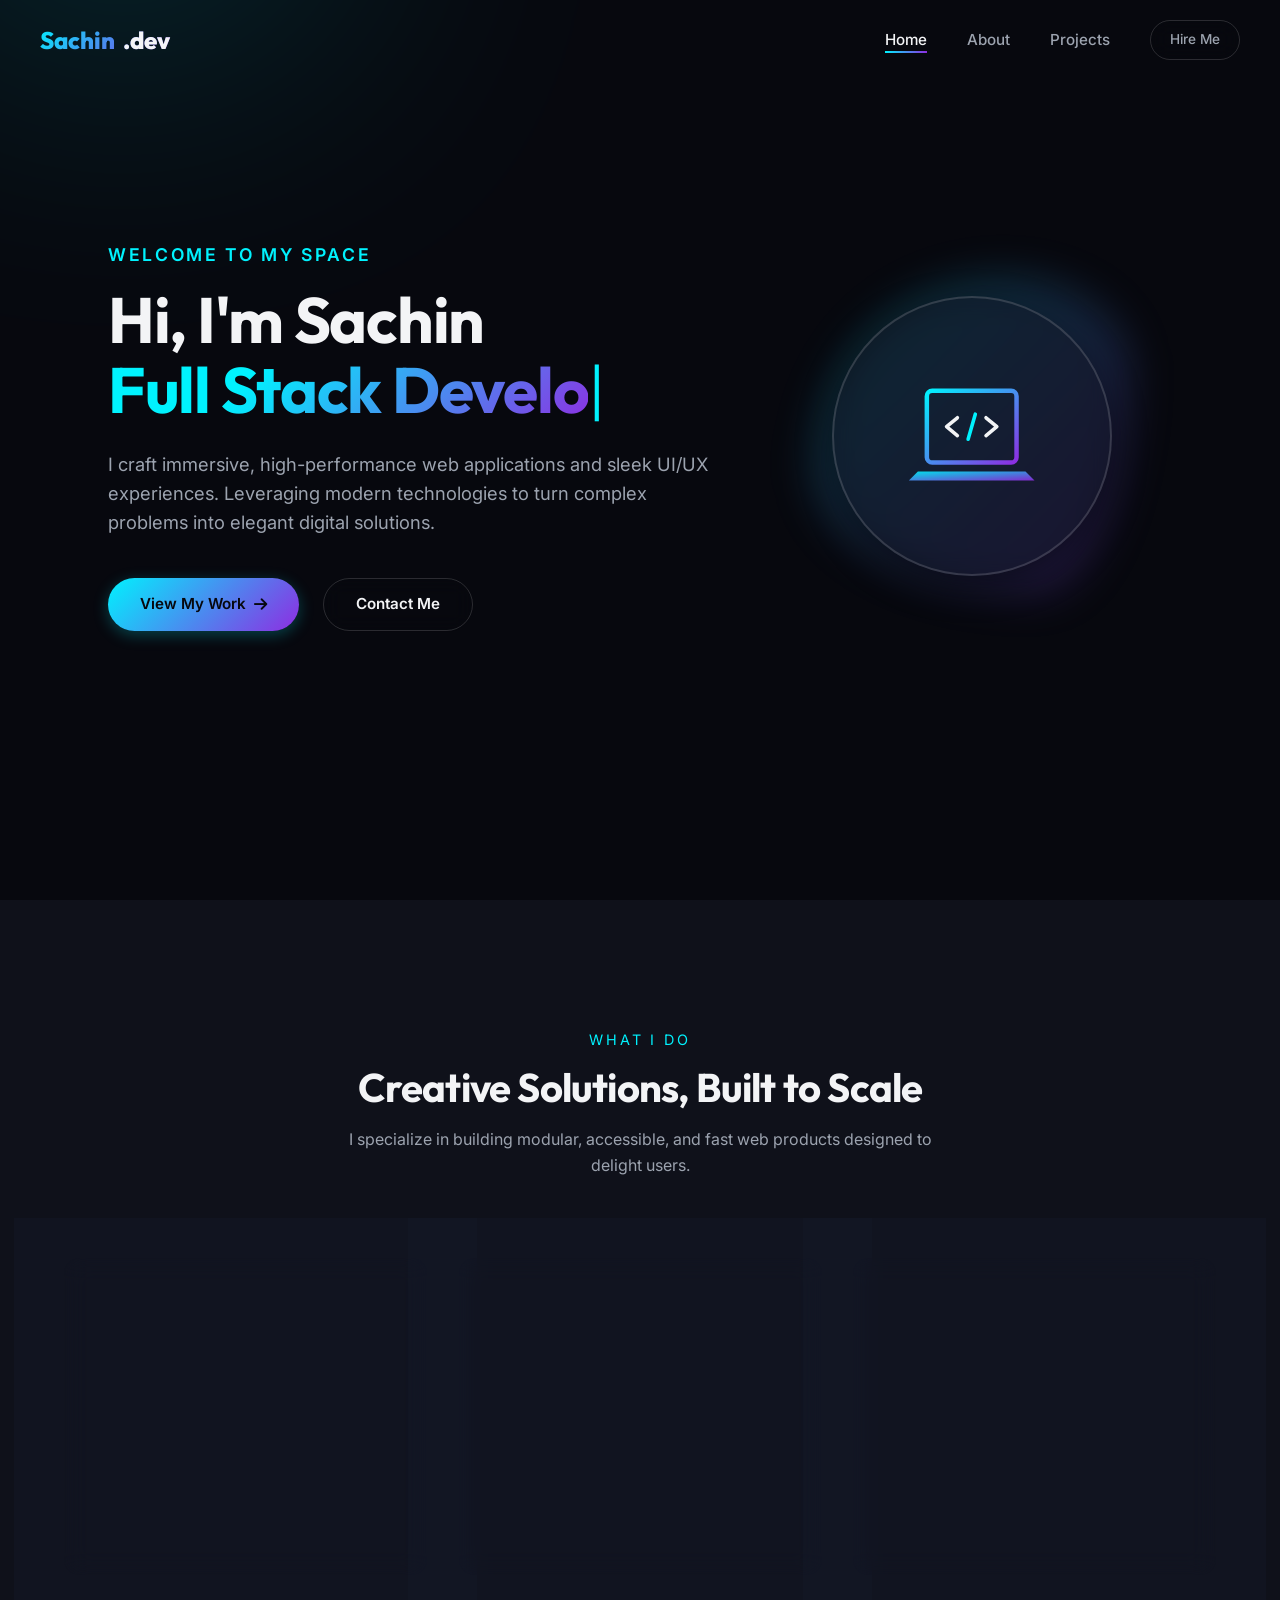
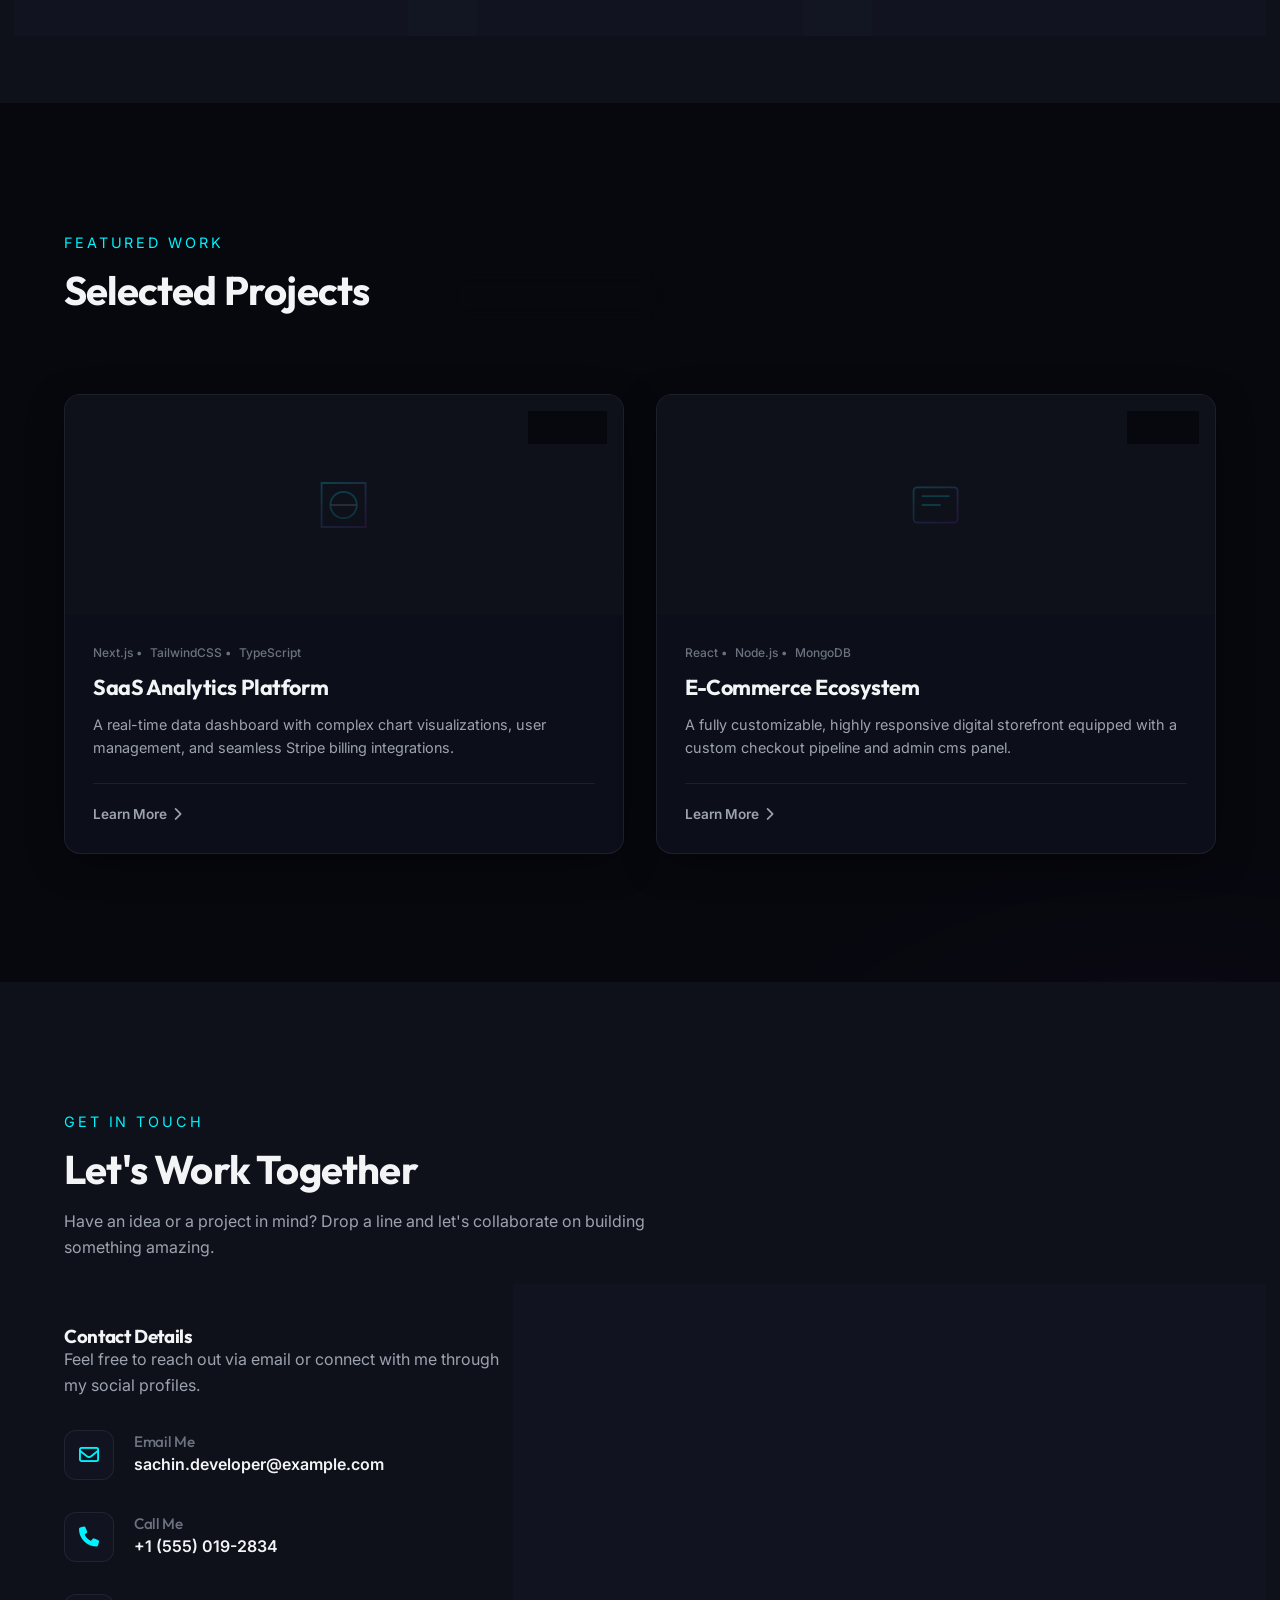
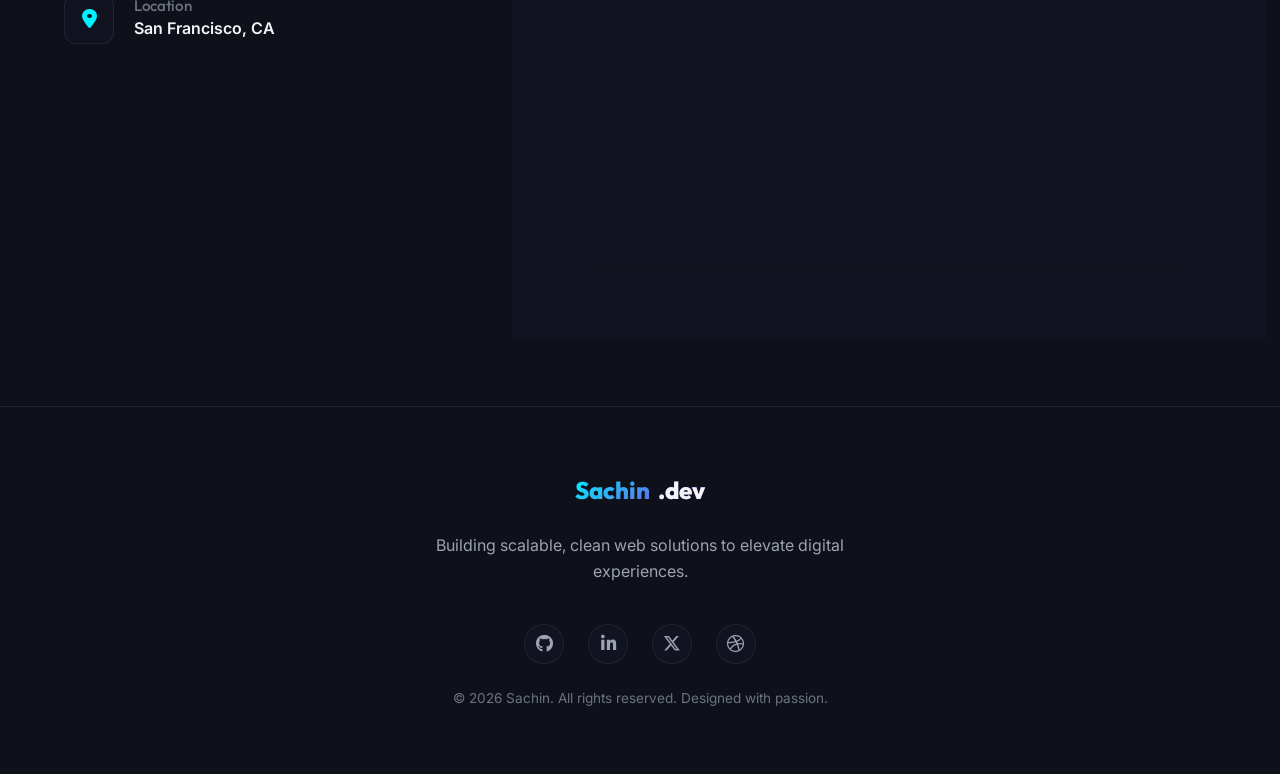
<file: Personal Portfolio/index.html>
<!DOCTYPE html>
<html lang="en">
<head>
  <meta charset="UTF-8">
  <meta name="viewport" content="width=device-width, initial-scale=1.0">
  <meta name="description" content="Sachin's Personal Portfolio - Full Stack Developer & UI/UX Designer. Explore my projects and skills.">
  <title>Sachin | Personal Portfolio</title>
  <link rel="stylesheet" href="styles.css">
  <!-- FontAwesome for icons -->
  <link rel="stylesheet" href="https://cdnjs.cloudflare.com/ajax/libs/font-awesome/6.4.0/css/all.min.css">
</head>
<body>

  <!-- --- Header / Navbar --- -->
  <header id="header">
    <div class="nav-container">
      <a href="index.html" class="logo">
        Sachin<span>.dev</span>
      </a>
      <ul class="nav-links" id="nav-links">
        <li><a href="index.html" class="active">Home</a></li>
        <li><a href="about.html">About</a></li>
        <li><a href="project.html">Projects</a></li>
        <li><a href="#contact" class="btn btn-secondary" style="padding: 0.5rem 1.2rem; font-size: 0.85rem;">Hire Me</a></li>
      </ul>
      <button class="menu-toggle" id="menu-toggle" aria-label="Toggle Menu">
        <i class="fa-solid fa-bars"></i>
      </button>
    </div>
  </header>

  <!-- --- Hero Section --- -->
  <section class="hero">
    <div class="container">
      <div class="hero-grid">
        <div class="hero-content">
          <span class="hero-subtitle">Welcome to my space</span>
          <h1 class="hero-title">
            Hi, I'm Sachin<br>
            <span class="gradient-text" id="typed-text"></span><span class="typed-cursor" style="color: var(--accent-cyan); font-weight: 300; animation: blink 0.7s infinite;">|</span>
          </h1>
          <p class="hero-description">
            I craft immersive, high-performance web applications and sleek UI/UX experiences. Leveraging modern technologies to turn complex problems into elegant digital solutions.
          </p>
          <div class="hero-cta">
            <a href="project.html" class="btn btn-primary">
              View My Work <i class="fa-solid fa-arrow-right"></i>
            </a>
            <a href="#contact" class="btn btn-secondary">Contact Me</a>
          </div>
        </div>
        
        <div class="hero-visual">
          <div class="hero-blob"></div>
          <div class="hero-avatar">
            <!-- Sleek custom code/developer SVG visual -->
            <svg viewBox="0 0 100 100" xmlns="http://www.w3.org/2000/svg">
              <defs>
                <linearGradient id="avatar-gradient" x1="0%" y1="0%" x2="100%" y2="100%">
                  <stop offset="0%" stop-color="var(--accent-cyan)" />
                  <stop offset="100%" stop-color="var(--accent-violet)" />
                </linearGradient>
              </defs>
              <!-- Laptop body -->
              <path d="M20 70 L80 70 L85 75 L15 75 Z" fill="url(#avatar-gradient)" opacity="0.9"/>
              <!-- Screen -->
              <rect x="25" y="25" width="50" height="40" rx="3" fill="none" stroke="url(#avatar-gradient)" stroke-width="2.5"/>
              <!-- Code brackets inside screen -->
              <path d="M42 40 L36 45 L42 50" fill="none" stroke="var(--text-main)" stroke-width="2" stroke-linecap="round" stroke-linejoin="round"/>
              <path d="M58 40 L64 45 L58 50" fill="none" stroke="var(--text-main)" stroke-width="2" stroke-linecap="round" stroke-linejoin="round"/>
              <path d="M52 38 L48 52" fill="none" stroke="var(--accent-cyan)" stroke-width="2" stroke-linecap="round"/>
            </svg>
          </div>
        </div>
      </div>
    </div>
  </section>

  <!-- --- Brief Services / Highlight Section --- -->
  <section id="services" style="background-color: var(--bg-dark-accent); position: relative;">
    <div class="container">
      <div class="section-header" style="text-align: center; margin: 0 auto 5rem;">
        <span class="section-subtitle">What I Do</span>
        <h2 class="section-title">Creative Solutions, Built to Scale</h2>
        <p>I specialize in building modular, accessible, and fast web products designed to delight users.</p>
      </div>
      
      <div class="grid-3">
        <div class="glass-card">
          <div class="service-icon" style="font-size: 2.5rem; color: var(--accent-cyan); margin-bottom: 1.5rem;">
            <i class="fa-solid fa-code"></i>
          </div>
          <h3 style="font-size: 1.5rem; margin-bottom: 1rem;">Frontend Development</h3>
          <p>Building responsive, interactive interfaces using React, Vue, Next.js, and high-performance vanilla JS/CSS.</p>
        </div>
        
        <div class="glass-card">
          <div class="service-icon" style="font-size: 2.5rem; color: var(--accent-cyan); margin-bottom: 1.5rem;">
            <i class="fa-solid fa-server"></i>
          </div>
          <h3 style="font-size: 1.5rem; margin-bottom: 1rem;">Backend Engineering</h3>
          <p>Architecting secure APIs, database systems, and robust backend logic with Node.js, Express, Python, and SQL/NoSQL databases.</p>
        </div>
        
        <div class="glass-card">
          <div class="service-icon" style="font-size: 2.5rem; color: var(--accent-cyan); margin-bottom: 1.5rem;">
            <i class="fa-solid fa-compass-drafting"></i>
          </div>
          <h3 style="font-size: 1.5rem; margin-bottom: 1rem;">UI/UX Architecture</h3>
          <p>Designing modern, intuitive workflows and interactive design systems that maximize engagement and ease-of-use.</p>
        </div>
      </div>
    </div>
  </section>

  <!-- --- Highlight Projects --- -->
  <section id="projects-highlight">
    <div class="container">
      <div class="section-header" style="display: flex; justify-content: space-between; align-items: flex-end; margin-bottom: 4rem; flex-wrap: wrap; gap: 2rem;">
        <div>
          <span class="section-subtitle">Featured Work</span>
          <h2 class="section-title">Selected Projects</h2>
        </div>
        <a href="project.html" class="btn btn-secondary" style="margin-bottom: 0.5rem;">
          View All Projects <i class="fa-solid fa-arrow-right" style="margin-left: 0.5rem;"></i>
        </a>
      </div>

      <div class="grid-3">
        <!-- Project 1 -->
        <div class="project-card">
          <div class="project-image">
            <span class="project-badge">Featured</span>
            <svg viewBox="0 0 100 100" xmlns="http://www.w3.org/2000/svg">
              <path d="M25 25h50v50H25z" fill="none" stroke="url(#avatar-gradient)" stroke-width="2"/>
              <circle cx="50" cy="50" r="15" fill="none" stroke="var(--accent-cyan)" stroke-width="2"/>
              <path d="M35 50h30" stroke="var(--text-main)" stroke-width="1.5"/>
            </svg>
          </div>
          <div class="project-info">
            <div class="project-tags">
              <span class="project-tag">Next.js</span>
              <span class="project-tag">TailwindCSS</span>
              <span class="project-tag">TypeScript</span>
            </div>
            <h3 class="project-card-title">SaaS Analytics Platform</h3>
            <p class="project-desc">A real-time data dashboard with complex chart visualizations, user management, and seamless Stripe billing integrations.</p>
            <div class="project-links">
              <a href="project.html" class="project-link">Learn More <i class="fa-solid fa-chevron-right"></i></a>
            </div>
          </div>
        </div>

        <!-- Project 2 -->
        <div class="project-card">
          <div class="project-image">
            <span class="project-badge">Popular</span>
            <svg viewBox="0 0 100 100" xmlns="http://www.w3.org/2000/svg">
              <rect x="25" y="30" width="50" height="40" rx="4" fill="none" stroke="url(#avatar-gradient)" stroke-width="2"/>
              <path d="M35 40h30M35 50h20" stroke="var(--accent-cyan)" stroke-width="2" stroke-linecap="round"/>
            </svg>
          </div>
          <div class="project-info">
            <div class="project-tags">
              <span class="project-tag">React</span>
              <span class="project-tag">Node.js</span>
              <span class="project-tag">MongoDB</span>
            </div>
            <h3 class="project-card-title">E-Commerce Ecosystem</h3>
            <p class="project-desc">A fully customizable, highly responsive digital storefront equipped with a custom checkout pipeline and admin cms panel.</p>
            <div class="project-links">
              <a href="project.html" class="project-link">Learn More <i class="fa-solid fa-chevron-right"></i></a>
            </div>
          </div>
        </div>
      </div>
    </div>
  </section>

  <!-- --- Contact Section --- -->
  <section id="contact" style="background-color: var(--bg-dark-accent); scroll-margin-top: 70px;">
    <div class="container">
      <div class="section-header">
        <span class="section-subtitle">Get In Touch</span>
        <h2 class="section-title">Let's Work Together</h2>
        <p>Have an idea or a project in mind? Drop a line and let's collaborate on building something amazing.</p>
      </div>

      <div class="contact-grid">
        <div class="contact-info">
          <h3>Contact Details</h3>
          <p>Feel free to reach out via email or connect with me through my social profiles.</p>
          
          <div class="contact-info-list">
            <div class="contact-info-item">
              <div class="contact-icon">
                <i class="fa-regular fa-envelope"></i>
              </div>
              <div class="contact-text">
                <h4>Email Me</h4>
                <p>sachin.developer@example.com</p>
              </div>
            </div>

            <div class="contact-info-item">
              <div class="contact-icon">
                <i class="fa-solid fa-phone"></i>
              </div>
              <div class="contact-text">
                <h4>Call Me</h4>
                <p>+1 (555) 019-2834</p>
              </div>
            </div>

            <div class="contact-info-item">
              <div class="contact-icon">
                <i class="fa-solid fa-location-dot"></i>
              </div>
              <div class="contact-text">
                <h4>Location</h4>
                <p>San Francisco, CA</p>
              </div>
            </div>
          </div>
        </div>

        <div class="glass-card" style="padding: 2.5rem 2rem;">
          <form class="contact-form" onsubmit="event.preventDefault(); alert('Message sent successfully!'); this.reset();">
            <div class="form-group">
              <label class="form-label" for="name">Your Name</label>
              <input type="text" id="name" class="form-input" placeholder="John Doe" required>
            </div>
            <div class="form-group">
              <label class="form-label" for="email">Email Address</label>
              <input type="email" id="email" class="form-input" placeholder="john@example.com" required>
            </div>
            <div class="form-group">
              <label class="form-label" for="message">Message</label>
              <textarea id="message" class="form-textarea" placeholder="Tell me about your project..." required></textarea>
            </div>
            <button type="submit" class="btn btn-primary" style="align-self: flex-start; margin-top: 1rem;">
              Send Message <i class="fa-regular fa-paper-plane"></i>
            </button>
          </form>
        </div>
      </div>
    </div>
  </section>

  <!-- --- Footer --- -->
  <footer>
    <div class="container footer-content">
      <a href="index.html" class="logo">
        Sachin<span>.dev</span>
      </a>
      <p style="max-width: 500px; margin-bottom: 1rem;">Building scalable, clean web solutions to elevate digital experiences.</p>
      
      <div class="social-links">
        <a href="#" class="social-link" aria-label="GitHub"><i class="fa-brands fa-github"></i></a>
        <a href="#" class="social-link" aria-label="LinkedIn"><i class="fa-brands fa-linkedin-in"></i></a>
        <a href="#" class="social-link" aria-label="Twitter"><i class="fa-brands fa-x-twitter"></i></a>
        <a href="#" class="social-link" aria-label="Dribbble"><i class="fa-brands fa-dribbble"></i></a>
      </div>
      
      <div class="copyright">
        &copy; 2026 Sachin. All rights reserved. Designed with passion.
      </div>
    </div>
  </footer>

  <!-- --- Typing & General Page Interactions Script --- -->
  <script>
    // Header Scroll Styling
    window.addEventListener('scroll', () => {
      const header = document.getElementById('header');
      if (window.scrollY > 50) {
        header.classList.add('scrolled');
      } else {
        header.classList.remove('scrolled');
      }
    });

    // Mobile Navbar Toggle
    const menuToggle = document.getElementById('menu-toggle');
    const navLinks = document.getElementById('nav-links');

    menuToggle.addEventListener('click', () => {
      navLinks.classList.toggle('active');
      const icon = menuToggle.querySelector('i');
      if (navLinks.classList.contains('active')) {
        icon.classList.remove('fa-bars');
        icon.classList.add('fa-xmark');
      } else {
        icon.classList.remove('fa-xmark');
        icon.classList.add('fa-bars');
      }
    });

    // Close menu when clicking links
    navLinks.querySelectorAll('a').forEach(link => {
      link.addEventListener('click', () => {
        navLinks.classList.remove('active');
        menuToggle.querySelector('i').classList.add('fa-bars');
        menuToggle.querySelector('i').classList.remove('fa-xmark');
      });
    });

    // Typing Effect Animation
    const words = ["Full Stack Developer", "UI/UX Architect", "Problem Solver"];
    let wordIndex = 0;
    let charIndex = 0;
    let isDeleting = false;
    const typedTextEl = document.getElementById('typed-text');
    const typingSpeed = 100;
    const deletingSpeed = 50;
    const delayBetweenWords = 1500;

    function type() {
      const currentWord = words[wordIndex];
      if (isDeleting) {
        typedTextEl.textContent = currentWord.substring(0, charIndex - 1);
        charIndex--;
      } else {
        typedTextEl.textContent = currentWord.substring(0, charIndex + 1);
        charIndex++;
      }

      if (!isDeleting && charIndex === currentWord.length) {
        isDeleting = true;
        setTimeout(type, delayBetweenWords);
      } else if (isDeleting && charIndex === 0) {
        isDeleting = false;
        wordIndex = (wordIndex + 1) % words.length;
        setTimeout(type, 300);
      } else {
        setTimeout(type, isDeleting ? deletingSpeed : typingSpeed);
      }
    }

    // Start Typing Effect
    document.addEventListener("DOMContentLoaded", () => {
      setTimeout(type, 500);
    });
  </script>
  
  <style>
    @keyframes blink {
      0%, 100% { opacity: 1; }
      50% { opacity: 0; }
    }
  </style>
</body>
</html>
</file>
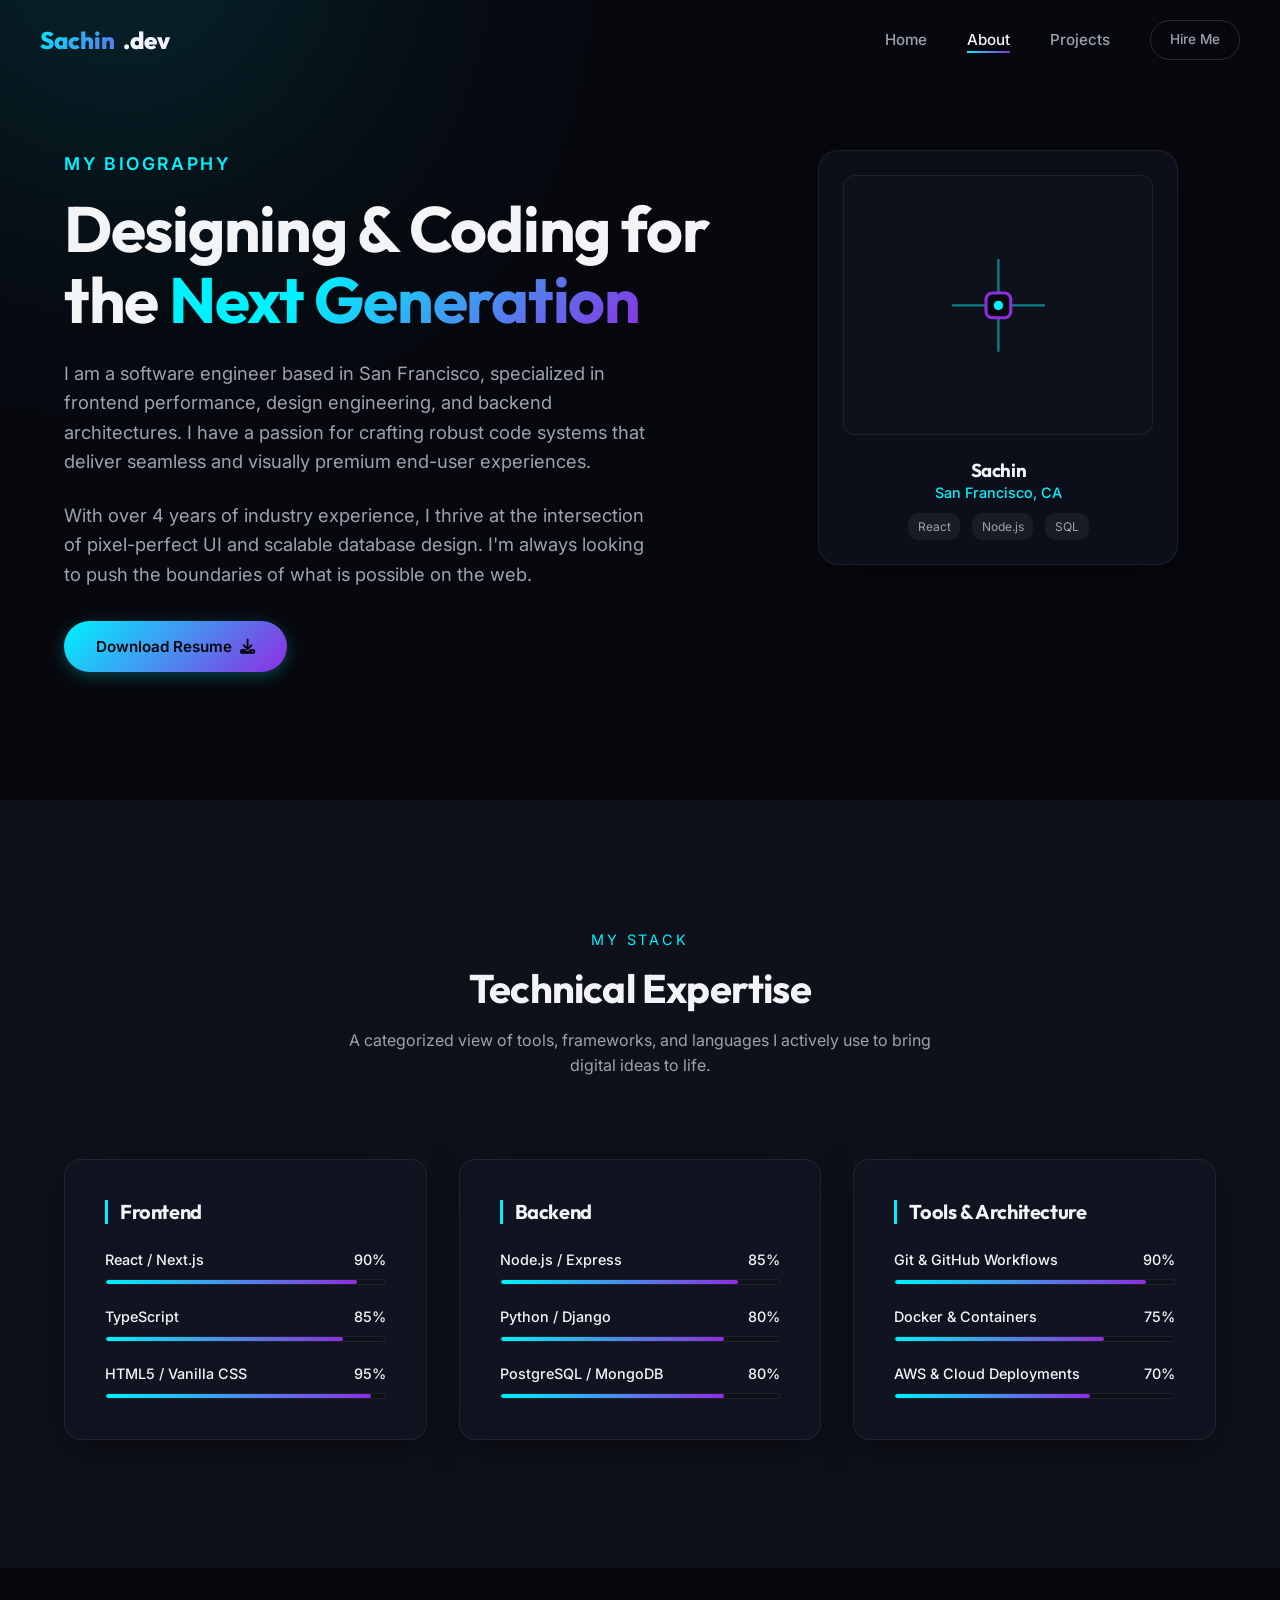
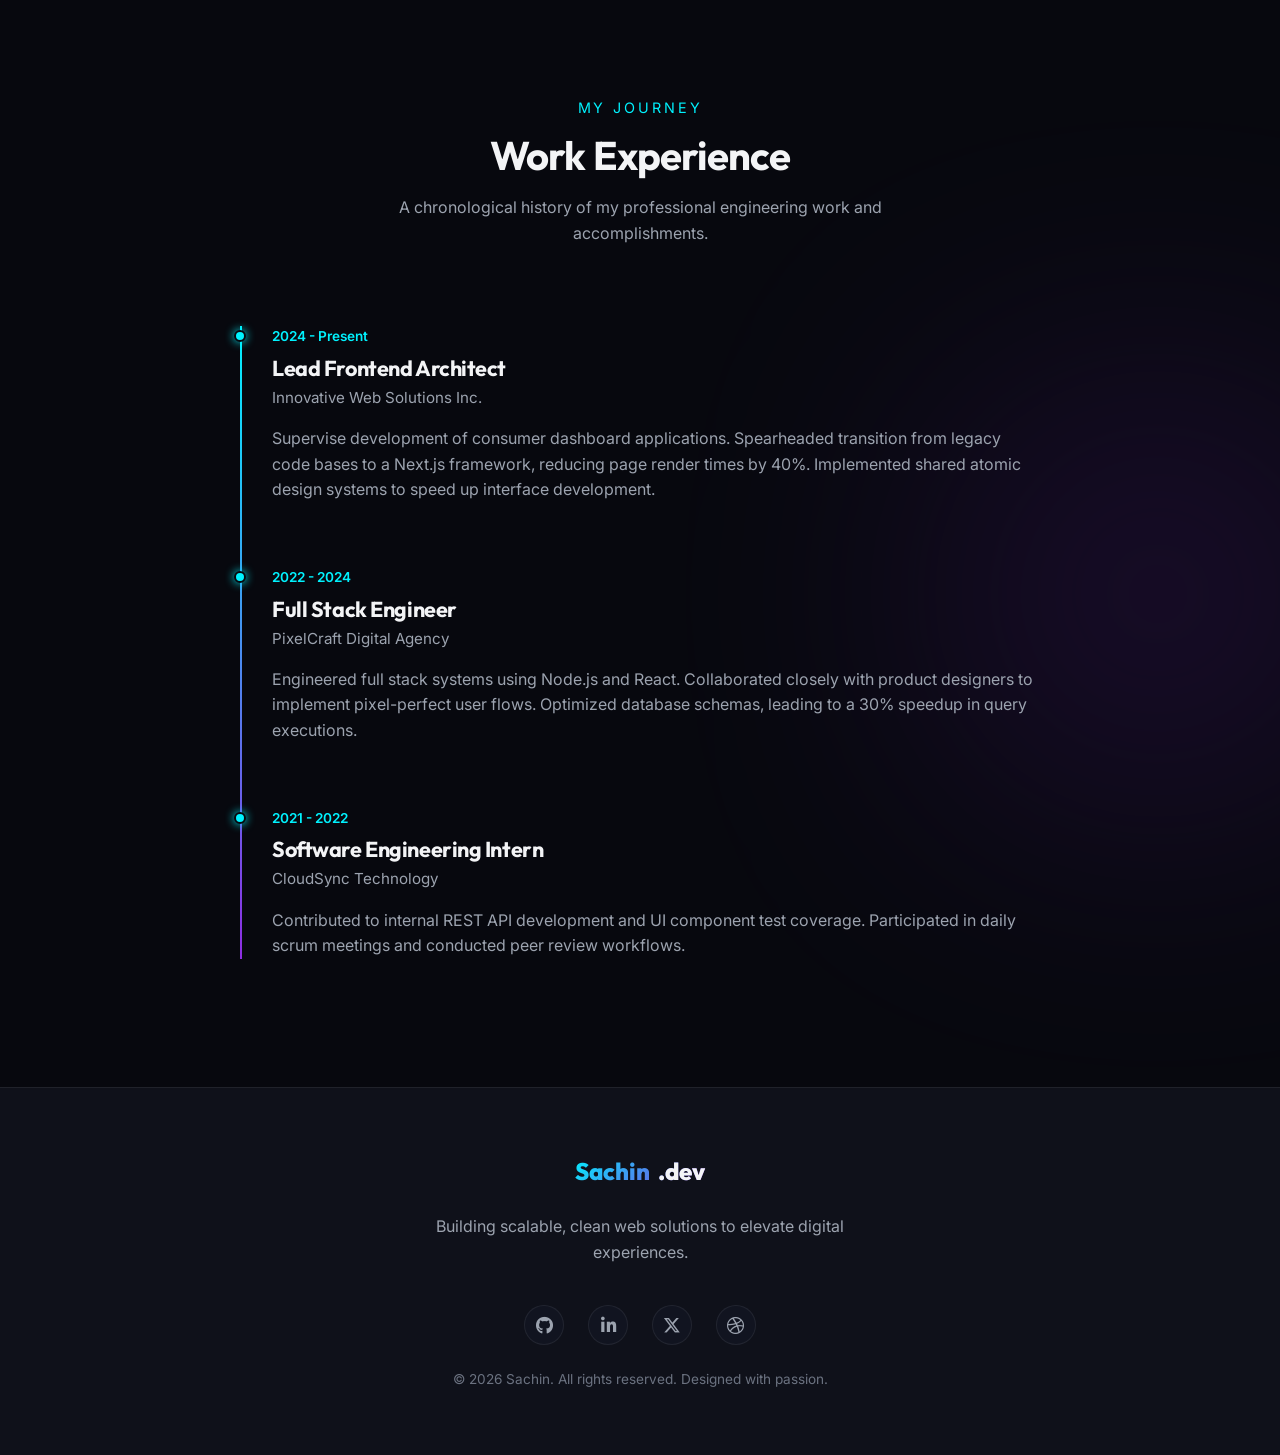
<file: Personal Portfolio/about.html>
<!DOCTYPE html>
<html lang="en">
<head>
  <meta charset="UTF-8">
  <meta name="viewport" content="width=device-width, initial-scale=1.0">
  <meta name="description" content="Learn more about Sachin - Lead Developer, experiences, education, and technical skill set.">
  <title>About Me | Sachin</title>
  <link rel="stylesheet" href="styles.css">
  <link rel="stylesheet" href="https://cdnjs.cloudflare.com/ajax/libs/font-awesome/6.4.0/css/all.min.css">
</head>
<body>

  <!-- --- Header / Navbar --- -->
  <header id="header">
    <div class="nav-container">
      <a href="index.html" class="logo">
        Sachin<span>.dev</span>
      </a>
      <ul class="nav-links" id="nav-links">
        <li><a href="index.html">Home</a></li>
        <li><a href="about.html" class="active">About</a></li>
        <li><a href="project.html">Projects</a></li>
        <li><a href="index.html#contact" class="btn btn-secondary" style="padding: 0.5rem 1.2rem; font-size: 0.85rem;">Hire Me</a></li>
      </ul>
      <button class="menu-toggle" id="menu-toggle" aria-label="Toggle Menu">
        <i class="fa-solid fa-bars"></i>
      </button>
    </div>
  </header>

  <!-- --- About Introduction --- -->
  <section class="about-hero" style="padding-top: 150px; min-height: 70vh; display: flex; align-items: center;">
    <div class="container">
      <div class="hero-grid" style="align-items: flex-start;">
        <div class="about-intro-text">
          <span class="hero-subtitle">My Biography</span>
          <h1 class="hero-title">Designing & Coding for the <span class="gradient-text">Next Generation</span></h1>
          <p class="hero-description" style="margin-bottom: 1.5rem;">
            I am a software engineer based in San Francisco, specialized in frontend performance, design engineering, and backend architectures. I have a passion for crafting robust code systems that deliver seamless and visually premium end-user experiences.
          </p>
          <p class="hero-description" style="margin-bottom: 2rem;">
            With over 4 years of industry experience, I thrive at the intersection of pixel-perfect UI and scalable database design. I'm always looking to push the boundaries of what is possible on the web.
          </p>
          <a href="#" class="btn btn-primary" onclick="event.preventDefault(); alert('Resume download started! (Demo mock)');">
            Download Resume <i class="fa-solid fa-download"></i>
          </a>
        </div>
        
        <div style="display: flex; justify-content: center; position: relative;">
          <div class="glass-card" style="padding: 1.5rem; text-align: center; border-radius: 20px; width: 100%; max-width: 360px;">
            <!-- Tech stack graphics/badge container -->
            <div style="background: var(--bg-dark-accent); border-radius: 12px; height: 260px; display: flex; align-items: center; justify-content: center; margin-bottom: 1.5rem; border: 1px solid var(--glass-border); overflow: hidden;">
              <svg viewBox="0 0 100 100" xmlns="http://www.w3.org/2000/svg" style="width: 60%; height: 60%;">
                <circle cx="50" cy="50" r="30" fill="none" stroke="url(#avatar-gradient)" stroke-width="2" stroke-dasharray="10 5"/>
                <path d="M50 20 L50 80 M20 50 L80 50" stroke="var(--accent-cyan)" stroke-width="1.5" opacity="0.5"/>
                <rect x="42" y="42" width="16" height="16" rx="4" fill="var(--bg-dark)" stroke="var(--accent-violet)" stroke-width="2"/>
                <circle cx="50" cy="50" r="3" fill="var(--accent-cyan)"/>
              </svg>
            </div>
            <h3>Sachin</h3>
            <p style="font-size: 0.9rem; color: var(--accent-cyan); margin-bottom: 0.5rem; font-weight: 500;">San Francisco, CA</p>
            <div style="display: flex; gap: 0.75rem; justify-content: center;">
              <span style="background: rgba(255,255,255,0.05); padding: 0.25rem 0.6rem; border-radius: 10px; font-size: 0.75rem; color: var(--text-muted);">React</span>
              <span style="background: rgba(255,255,255,0.05); padding: 0.25rem 0.6rem; border-radius: 10px; font-size: 0.75rem; color: var(--text-muted);">Node.js</span>
              <span style="background: rgba(255,255,255,0.05); padding: 0.25rem 0.6rem; border-radius: 10px; font-size: 0.75rem; color: var(--text-muted);">SQL</span>
            </div>
          </div>
        </div>
      </div>
    </div>
  </section>

  <!-- --- Skills Grid Section --- -->
  <section id="skills" style="background-color: var(--bg-dark-accent);">
    <div class="container">
      <div class="section-header" style="text-align: center; margin: 0 auto 5rem; max-width: 600px;">
        <span class="section-subtitle">My Stack</span>
        <h2 class="section-title">Technical Expertise</h2>
        <p>A categorized view of tools, frameworks, and languages I actively use to bring digital ideas to life.</p>
      </div>

      <div class="skills-container">
        <!-- Category 1 -->
        <div class="glass-card">
          <h3 class="skill-category-title">Frontend</h3>
          <div class="skills-list">
            <div class="skill-item">
              <div class="skill-header">
                <span>React / Next.js</span>
                <span>90%</span>
              </div>
              <div class="skill-bar-bg">
                <div class="skill-bar-fill" data-width="90%"></div>
              </div>
            </div>
            
            <div class="skill-item">
              <div class="skill-header">
                <span>TypeScript</span>
                <span>85%</span>
              </div>
              <div class="skill-bar-bg">
                <div class="skill-bar-fill" data-width="85%"></div>
              </div>
            </div>

            <div class="skill-item">
              <div class="skill-header">
                <span>HTML5 / Vanilla CSS</span>
                <span>95%</span>
              </div>
              <div class="skill-bar-bg">
                <div class="skill-bar-fill" data-width="95%"></div>
              </div>
            </div>
          </div>
        </div>

        <!-- Category 2 -->
        <div class="glass-card">
          <h3 class="skill-category-title">Backend</h3>
          <div class="skills-list">
            <div class="skill-item">
              <div class="skill-header">
                <span>Node.js / Express</span>
                <span>85%</span>
              </div>
              <div class="skill-bar-bg">
                <div class="skill-bar-fill" data-width="85%"></div>
              </div>
            </div>

            <div class="skill-item">
              <div class="skill-header">
                <span>Python / Django</span>
                <span>80%</span>
              </div>
              <div class="skill-bar-bg">
                <div class="skill-bar-fill" data-width="80%"></div>
              </div>
            </div>

            <div class="skill-item">
              <div class="skill-header">
                <span>PostgreSQL / MongoDB</span>
                <span>80%</span>
              </div>
              <div class="skill-bar-bg">
                <div class="skill-bar-fill" data-width="80%"></div>
              </div>
            </div>
          </div>
        </div>

        <!-- Category 3 -->
        <div class="glass-card">
          <h3 class="skill-category-title">Tools & Architecture</h3>
          <div class="skills-list">
            <div class="skill-item">
              <div class="skill-header">
                <span>Git & GitHub Workflows</span>
                <span>90%</span>
              </div>
              <div class="skill-bar-bg">
                <div class="skill-bar-fill" data-width="90%"></div>
              </div>
            </div>

            <div class="skill-item">
              <div class="skill-header">
                <span>Docker & Containers</span>
                <span>75%</span>
              </div>
              <div class="skill-bar-bg">
                <div class="skill-bar-fill" data-width="75%"></div>
              </div>
            </div>

            <div class="skill-item">
              <div class="skill-header">
                <span>AWS & Cloud Deployments</span>
                <span>70%</span>
              </div>
              <div class="skill-bar-bg">
                <div class="skill-bar-fill" data-width="70%"></div>
              </div>
            </div>
          </div>
        </div>
      </div>
    </div>
  </section>

  <!-- --- Experience / Timeline Section --- -->
  <section id="experience">
    <div class="container">
      <div class="section-header" style="text-align: center; margin: 0 auto 5rem; max-width: 600px;">
        <span class="section-subtitle">My Journey</span>
        <h2 class="section-title">Work Experience</h2>
        <p>A chronological history of my professional engineering work and accomplishments.</p>
      </div>

      <div class="timeline">
        <!-- Item 1 -->
        <div class="timeline-item">
          <div class="timeline-dot"></div>
          <span class="timeline-date">2024 - Present</span>
          <h3 class="timeline-title">Lead Frontend Architect</h3>
          <span class="timeline-company">Innovative Web Solutions Inc.</span>
          <p>Supervise development of consumer dashboard applications. Spearheaded transition from legacy code bases to a Next.js framework, reducing page render times by 40%. Implemented shared atomic design systems to speed up interface development.</p>
        </div>

        <!-- Item 2 -->
        <div class="timeline-item">
          <div class="timeline-dot"></div>
          <span class="timeline-date">2022 - 2024</span>
          <h3 class="timeline-title">Full Stack Engineer</h3>
          <span class="timeline-company">PixelCraft Digital Agency</span>
          <p>Engineered full stack systems using Node.js and React. Collaborated closely with product designers to implement pixel-perfect user flows. Optimized database schemas, leading to a 30% speedup in query executions.</p>
        </div>

        <!-- Item 3 -->
        <div class="timeline-item">
          <div class="timeline-dot"></div>
          <span class="timeline-date">2021 - 2022</span>
          <h3 class="timeline-title">Software Engineering Intern</h3>
          <span class="timeline-company">CloudSync Technology</span>
          <p>Contributed to internal REST API development and UI component test coverage. Participated in daily scrum meetings and conducted peer review workflows.</p>
        </div>
      </div>
    </div>
  </section>

  <!-- --- Footer --- -->
  <footer>
    <div class="container footer-content">
      <a href="index.html" class="logo">
        Sachin<span>.dev</span>
      </a>
      <p style="max-width: 500px; margin-bottom: 1rem;">Building scalable, clean web solutions to elevate digital experiences.</p>
      
      <div class="social-links">
        <a href="#" class="social-link" aria-label="GitHub"><i class="fa-brands fa-github"></i></a>
        <a href="#" class="social-link" aria-label="LinkedIn"><i class="fa-brands fa-linkedin-in"></i></a>
        <a href="#" class="social-link" aria-label="Twitter"><i class="fa-brands fa-x-twitter"></i></a>
        <a href="#" class="social-link" aria-label="Dribbble"><i class="fa-brands fa-dribbble"></i></a>
      </div>
      
      <div class="copyright">
        &copy; 2026 Sachin. All rights reserved. Designed with passion.
      </div>
    </div>
  </footer>

  <!-- --- Custom Scripts --- -->
  <script>
    // Header Scroll Toggle
    window.addEventListener('scroll', () => {
      const header = document.getElementById('header');
      if (window.scrollY > 50) {
        header.classList.add('scrolled');
      } else {
        header.classList.remove('scrolled');
      }
    });

    // Mobile Navbar Toggle
    const menuToggle = document.getElementById('menu-toggle');
    const navLinks = document.getElementById('nav-links');

    menuToggle.addEventListener('click', () => {
      navLinks.classList.toggle('active');
      const icon = menuToggle.querySelector('i');
      if (navLinks.classList.contains('active')) {
        icon.classList.remove('fa-bars');
        icon.classList.add('fa-xmark');
      } else {
        icon.classList.remove('fa-xmark');
        icon.classList.add('fa-bars');
      }
    });

    // Close menu when clicking links
    navLinks.querySelectorAll('a').forEach(link => {
      link.addEventListener('click', () => {
        navLinks.classList.remove('active');
        menuToggle.querySelector('i').classList.add('fa-bars');
        menuToggle.querySelector('i').classList.remove('fa-xmark');
      });
    });

    // Animate Skill Bars on Load / Scroll
    document.addEventListener("DOMContentLoaded", () => {
      const skillFills = document.querySelectorAll('.skill-bar-fill');
      
      // We will trigger the width animation after a small delay
      setTimeout(() => {
        skillFills.forEach(fill => {
          const targetWidth = fill.getAttribute('data-width');
          fill.style.width = targetWidth;
        });
      }, 300);
    });
  </script>
</body>
</html>
</file>
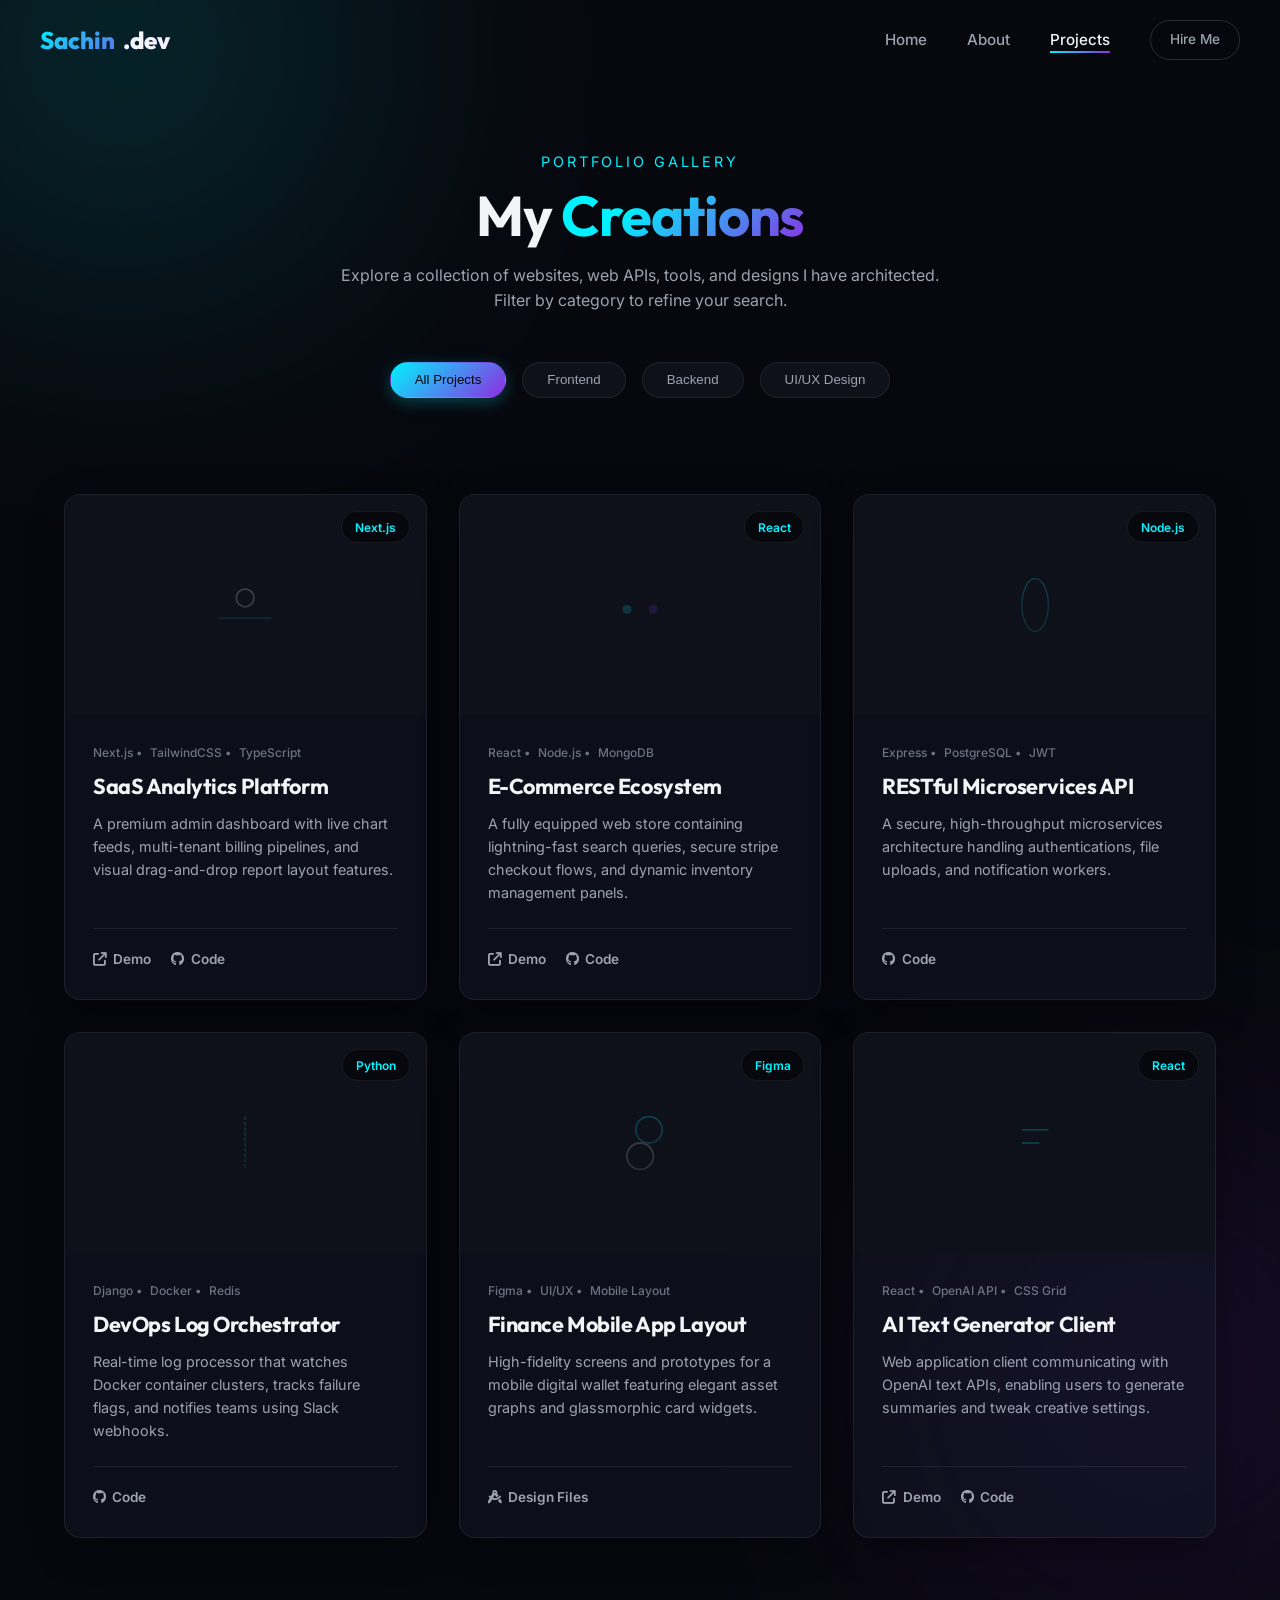
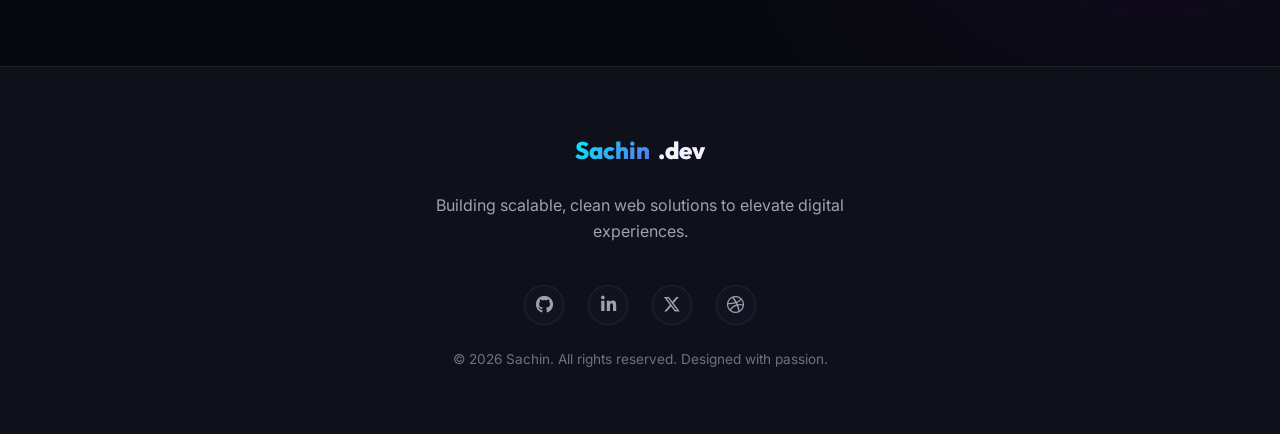
<file: Personal Portfolio/project.html>
<!DOCTYPE html>
<html lang="en">
<head>
  <meta charset="UTF-8">
  <meta name="viewport" content="width=device-width, initial-scale=1.0">
  <meta name="description" content="Browse my full collection of projects, filter by technology category, and check out live demonstrations.">
  <title>Projects | Sachin</title>
  <link rel="stylesheet" href="styles.css">
  <link rel="stylesheet" href="https://cdnjs.cloudflare.com/ajax/libs/font-awesome/6.4.0/css/all.min.css">
</head>
<body>

  <!-- --- Header / Navbar --- -->
  <header id="header">
    <div class="nav-container">
      <a href="index.html" class="logo">
        Sachin<span>.dev</span>
      </a>
      <ul class="nav-links" id="nav-links">
        <li><a href="index.html">Home</a></li>
        <li><a href="about.html">About</a></li>
        <li><a href="project.html" class="active">Projects</a></li>
        <li><a href="index.html#contact" class="btn btn-secondary" style="padding: 0.5rem 1.2rem; font-size: 0.85rem;">Hire Me</a></li>
      </ul>
      <button class="menu-toggle" id="menu-toggle" aria-label="Toggle Menu">
        <i class="fa-solid fa-bars"></i>
      </button>
    </div>
  </header>

  <!-- --- Project Intro Section --- -->
  <section style="padding-top: 150px; padding-bottom: 3rem;">
    <div class="container">
      <div class="section-header" style="text-align: center; margin: 0 auto 3rem; max-width: 600px;">
        <span class="section-subtitle">Portfolio Gallery</span>
        <h1 class="hero-title" style="font-size: 3.5rem; margin-bottom: 1rem;">My <span class="gradient-text">Creations</span></h1>
        <p>Explore a collection of websites, web APIs, tools, and designs I have architected. Filter by category to refine your search.</p>
      </div>

      <!-- --- Filters --- -->
      <div class="projects-filter">
        <button class="filter-btn active" data-filter="all">All Projects</button>
        <button class="filter-btn" data-filter="frontend">Frontend</button>
        <button class="filter-btn" data-filter="backend">Backend</button>
        <button class="filter-btn" data-filter="uiux">UI/UX Design</button>
      </div>
    </div>
  </section>

  <!-- --- Projects Grid Section --- -->
  <section style="padding-top: 0; padding-bottom: 8rem;">
    <div class="container">
      <div class="projects-grid" id="projects-grid">
        
        <!-- Project 1 (Frontend) -->
        <div class="project-card" data-category="frontend">
          <div class="project-image">
            <span class="project-badge">Next.js</span>
            <svg viewBox="0 0 100 100" xmlns="http://www.w3.org/2000/svg">
              <rect x="20" y="20" width="60" height="60" rx="8" fill="none" stroke="url(#avatar-gradient)" stroke-width="2.5"/>
              <line x1="20" y1="65" x2="80" y2="65" stroke="var(--accent-cyan)" stroke-width="1.5"/>
              <circle cx="50" cy="42" r="10" fill="none" stroke="var(--text-main)" stroke-width="2"/>
            </svg>
          </div>
          <div class="project-info">
            <div class="project-tags">
              <span class="project-tag">Next.js</span>
              <span class="project-tag">TailwindCSS</span>
              <span class="project-tag">TypeScript</span>
            </div>
            <h3 class="project-card-title">SaaS Analytics Platform</h3>
            <p class="project-desc">A premium admin dashboard with live chart feeds, multi-tenant billing pipelines, and visual drag-and-drop report layout features.</p>
            <div class="project-links">
              <a href="#" class="project-link" onclick="event.preventDefault(); alert('Redirecting to Live Demo...');"><i class="fa-solid fa-arrow-up-right-from-square"></i> Demo</a>
              <a href="#" class="project-link" onclick="event.preventDefault(); alert('Opening GitHub Repo...');"><i class="fa-brands fa-github"></i> Code</a>
            </div>
          </div>
        </div>

        <!-- Project 2 (Frontend) -->
        <div class="project-card" data-category="frontend">
          <div class="project-image">
            <span class="project-badge">React</span>
            <svg viewBox="0 0 100 100" xmlns="http://www.w3.org/2000/svg">
              <path d="M25 35h50v40H25z" fill="none" stroke="url(#avatar-gradient)" stroke-width="2.5"/>
              <circle cx="35" cy="55" r="5" fill="var(--accent-cyan)"/>
              <circle cx="65" cy="55" r="5" fill="var(--accent-violet)"/>
            </svg>
          </div>
          <div class="project-info">
            <div class="project-tags">
              <span class="project-tag">React</span>
              <span class="project-tag">Node.js</span>
              <span class="project-tag">MongoDB</span>
            </div>
            <h3 class="project-card-title">E-Commerce Ecosystem</h3>
            <p class="project-desc">A fully equipped web store containing lightning-fast search queries, secure stripe checkout flows, and dynamic inventory management panels.</p>
            <div class="project-links">
              <a href="#" class="project-link" onclick="event.preventDefault(); alert('Redirecting to Live Demo...');"><i class="fa-solid fa-arrow-up-right-from-square"></i> Demo</a>
              <a href="#" class="project-link" onclick="event.preventDefault(); alert('Opening GitHub Repo...');"><i class="fa-brands fa-github"></i> Code</a>
            </div>
          </div>
        </div>

        <!-- Project 3 (Backend) -->
        <div class="project-card" data-category="backend">
          <div class="project-image">
            <span class="project-badge">Node.js</span>
            <svg viewBox="0 0 100 100" xmlns="http://www.w3.org/2000/svg">
              <ellipse cx="50" cy="50" rx="30" ry="15" fill="none" stroke="url(#avatar-gradient)" stroke-width="2.5"/>
              <ellipse cx="50" cy="50" rx="15" ry="30" fill="none" stroke="var(--accent-cyan)" stroke-width="1.5"/>
            </svg>
          </div>
          <div class="project-info">
            <div class="project-tags">
              <span class="project-tag">Express</span>
              <span class="project-tag">PostgreSQL</span>
              <span class="project-tag">JWT</span>
            </div>
            <h3 class="project-card-title">RESTful Microservices API</h3>
            <p class="project-desc">A secure, high-throughput microservices architecture handling authentications, file uploads, and notification workers.</p>
            <div class="project-links">
              <a href="#" class="project-link" onclick="event.preventDefault(); alert('Opening GitHub Repo...');"><i class="fa-brands fa-github"></i> Code</a>
            </div>
          </div>
        </div>

        <!-- Project 4 (Backend) -->
        <div class="project-card" data-category="backend">
          <div class="project-image">
            <span class="project-badge">Python</span>
            <svg viewBox="0 0 100 100" xmlns="http://www.w3.org/2000/svg">
              <path d="M30 30 L70 30 L70 70 L30 70 Z" fill="none" stroke="url(#avatar-gradient)" stroke-width="2.5"/>
              <path d="M50 20 L50 80" stroke="var(--accent-cyan)" stroke-width="1.5" stroke-dasharray="4 2"/>
            </svg>
          </div>
          <div class="project-info">
            <div class="project-tags">
              <span class="project-tag">Django</span>
              <span class="project-tag">Docker</span>
              <span class="project-tag">Redis</span>
            </div>
            <h3 class="project-card-title">DevOps Log Orchestrator</h3>
            <p class="project-desc">Real-time log processor that watches Docker container clusters, tracks failure flags, and notifies teams using Slack webhooks.</p>
            <div class="project-links">
              <a href="#" class="project-link" onclick="event.preventDefault(); alert('Opening GitHub Repo...');"><i class="fa-brands fa-github"></i> Code</a>
            </div>
          </div>
        </div>

        <!-- Project 5 (UI/UX Design) -->
        <div class="project-card" data-category="uiux">
          <div class="project-image">
            <span class="project-badge">Figma</span>
            <svg viewBox="0 0 100 100" xmlns="http://www.w3.org/2000/svg">
              <circle cx="40" cy="35" r="15" fill="none" stroke="url(#avatar-gradient)" stroke-width="2"/>
              <circle cx="60" cy="35" r="15" fill="none" stroke="var(--accent-cyan)" stroke-width="2"/>
              <circle cx="50" cy="65" r="15" fill="none" stroke="var(--text-main)" stroke-width="2"/>
            </svg>
          </div>
          <div class="project-info">
            <div class="project-tags">
              <span class="project-tag">Figma</span>
              <span class="project-tag">UI/UX</span>
              <span class="project-tag">Mobile Layout</span>
            </div>
            <h3 class="project-card-title">Finance Mobile App Layout</h3>
            <p class="project-desc">High-fidelity screens and prototypes for a mobile digital wallet featuring elegant asset graphs and glassmorphic card widgets.</p>
            <div class="project-links">
              <a href="#" class="project-link" onclick="event.preventDefault(); alert('Opening Figma Prototype Link...');"><i class="fa-solid fa-compass-drafting"></i> Design Files</a>
            </div>
          </div>
        </div>

        <!-- Project 6 (Frontend) -->
        <div class="project-card" data-category="frontend">
          <div class="project-image">
            <span class="project-badge">React</span>
            <svg viewBox="0 0 100 100" xmlns="http://www.w3.org/2000/svg">
              <rect x="25" y="25" width="50" height="50" rx="2" fill="none" stroke="url(#avatar-gradient)" stroke-width="2.5"/>
              <path d="M35 35 h30 M35 50 h20" stroke="var(--accent-cyan)" stroke-width="2"/>
            </svg>
          </div>
          <div class="project-info">
            <div class="project-tags">
              <span class="project-tag">React</span>
              <span class="project-tag">OpenAI API</span>
              <span class="project-tag">CSS Grid</span>
            </div>
            <h3 class="project-card-title">AI Text Generator Client</h3>
            <p class="project-desc">Web application client communicating with OpenAI text APIs, enabling users to generate summaries and tweak creative settings.</p>
            <div class="project-links">
              <a href="#" class="project-link" onclick="event.preventDefault(); alert('Redirecting to Live Demo...');"><i class="fa-solid fa-arrow-up-right-from-square"></i> Demo</a>
              <a href="#" class="project-link" onclick="event.preventDefault(); alert('Opening GitHub Repo...');"><i class="fa-brands fa-github"></i> Code</a>
            </div>
          </div>
        </div>

      </div>
    </div>
  </section>

  <!-- --- Footer --- -->
  <footer>
    <div class="container footer-content">
      <a href="index.html" class="logo">
        Sachin<span>.dev</span>
      </a>
      <p style="max-width: 500px; margin-bottom: 1rem;">Building scalable, clean web solutions to elevate digital experiences.</p>
      
      <div class="social-links">
        <a href="#" class="social-link" aria-label="GitHub"><i class="fa-brands fa-github"></i></a>
        <a href="#" class="social-link" aria-label="LinkedIn"><i class="fa-brands fa-linkedin-in"></i></a>
        <a href="#" class="social-link" aria-label="Twitter"><i class="fa-brands fa-x-twitter"></i></a>
        <a href="#" class="social-link" aria-label="Dribbble"><i class="fa-brands fa-dribbble"></i></a>
      </div>
      
      <div class="copyright">
        &copy; 2026 Sachin. All rights reserved. Designed with passion.
      </div>
    </div>
  </footer>

  <!-- --- Scripts --- -->
  <script>
    // Header Scroll Toggle
    window.addEventListener('scroll', () => {
      const header = document.getElementById('header');
      if (window.scrollY > 50) {
        header.classList.add('scrolled');
      } else {
        header.classList.remove('scrolled');
      }
    });

    // Mobile Navbar Toggle
    const menuToggle = document.getElementById('menu-toggle');
    const navLinks = document.getElementById('nav-links');

    menuToggle.addEventListener('click', () => {
      navLinks.classList.toggle('active');
      const icon = menuToggle.querySelector('i');
      if (navLinks.classList.contains('active')) {
        icon.classList.remove('fa-bars');
        icon.classList.add('fa-xmark');
      } else {
        icon.classList.remove('fa-xmark');
        icon.classList.add('fa-bars');
      }
    });

    // Close menu when clicking links
    navLinks.querySelectorAll('a').forEach(link => {
      link.addEventListener('click', () => {
        navLinks.classList.remove('active');
        menuToggle.querySelector('i').classList.add('fa-bars');
        menuToggle.querySelector('i').classList.remove('fa-xmark');
      });
    });

    // Category Filtering Logic
    const filterButtons = document.querySelectorAll('.filter-btn');
    const projectCards = document.querySelectorAll('.project-card');

    filterButtons.forEach(button => {
      button.addEventListener('click', () => {
        // Toggle active button class
        filterButtons.forEach(btn => btn.classList.remove('active'));
        button.classList.add('active');

        const filterValue = button.getAttribute('data-filter');

        projectCards.forEach(card => {
          const category = card.getAttribute('data-category');
          if (filterValue === 'all' || category === filterValue) {
            card.style.display = 'flex';
            // Trigger simple micro transition entry effect
            setTimeout(() => {
              card.style.opacity = '1';
              card.style.transform = 'translateY(0)';
            }, 50);
          } else {
            card.style.opacity = '0';
            card.style.transform = 'translateY(15px)';
            // Give styling fade time before display hide
            setTimeout(() => {
              card.style.display = 'none';
            }, 250);
          }
        });
      });
    });
  </script>
</body>
</html>
</file>
<file: Personal Portfolio/styles.css>
@import url('https://fonts.googleapis.com/css2?family=Inter:wght@300;400;500;600;700&family=Outfit:wght@400;500;600;700;800&display=swap');

/* --- Core Variables --- */
:root {
  --bg-dark: #07080e;
  --bg-dark-accent: #0f111a;
  --bg-glass: rgba(15, 17, 26, 0.65);
  --bg-glass-card: rgba(22, 25, 41, 0.45);
  --accent-cyan: #00f2fe;
  --accent-violet: #8e2de2;
  --accent-purple: #4a00e0;
  --accent-glow: rgba(0, 242, 254, 0.25);
  --text-main: #f3f4f6;
  --text-muted: #9ca3af;
  --text-dimmed: #6b7280;
  --glass-border: rgba(255, 255, 255, 0.07);
  --glass-border-hover: rgba(255, 255, 255, 0.15);
  --glass-shadow: 0 10px 40px -10px rgba(0, 0, 0, 0.7);

  --font-heading: 'Outfit', sans-serif;
  --font-body: 'Inter', sans-serif;

  --transition-fast: 0.2s ease;
  --transition-normal: 0.4s cubic-bezier(0.16, 1, 0.3, 1);
  --transition-slow: 0.8s cubic-bezier(0.16, 1, 0.3, 1);
}

/* --- Reset & Base Styling --- */
* {
  margin: 0;
  padding: 0;
  box-sizing: border-box;
}

html {
  scroll-behavior: smooth;
  font-size: 16px;
  background-color: var(--bg-dark);
  color: var(--text-main);
  font-family: var(--font-body);
}

body {
  overflow-x: hidden;
  line-height: 1.6;
  position: relative;
}

/* --- Decorative Ambient Background Gradients --- */
body::before,
body::after {
  content: '';
  position: absolute;
  width: 500px;
  height: 500px;
  border-radius: 50%;
  filter: blur(140px);
  z-index: -10;
  pointer-events: none;
  opacity: 0.4;
}

body::before {
  top: -10%;
  left: -10%;
  background: radial-gradient(circle, var(--accent-cyan) 0%, transparent 70%);
}

body::after {
  bottom: 20%;
  right: -10%;
  background: radial-gradient(circle, var(--accent-violet) 0%, transparent 70%);
}

/* --- Typography --- */
h1,
h2,
h3,
h4,
h5,
h6 {
  font-family: var(--font-heading);
  font-weight: 700;
  letter-spacing: -0.02em;
  line-height: 1.2;
}

a {
  text-decoration: none;
  color: inherit;
  transition: var(--transition-fast);
}

p {
  color: var(--text-muted);
  font-size: 1rem;
}

/* --- Custom Scrollbar --- */
::-webkit-scrollbar {
  width: 8px;
}

::-webkit-scrollbar-track {
  background: var(--bg-dark);
}

::-webkit-scrollbar-thumb {
  background: rgba(255, 255, 255, 0.15);
  border-radius: 4px;
}

::-webkit-scrollbar-thumb:hover {
  background: var(--accent-cyan);
}

/* --- Header / Navigation --- */
header {
  position: fixed;
  top: 0;
  left: 0;
  width: 100%;
  z-index: 100;
  padding: 1.25rem 2rem;
  transition: var(--transition-normal);
}

header.scrolled {
  background: var(--bg-glass);
  backdrop-filter: blur(20px);
  -webkit-backdrop-filter: blur(20px);
  border-bottom: 1px solid var(--glass-border);
  padding: 0.8rem 2rem;
}

.nav-container {
  max-width: 1200px;
  margin: 0 auto;
  display: flex;
  justify-content: space-between;
  align-items: center;
}

.logo {
  font-family: var(--font-heading);
  font-size: 1.5rem;
  font-weight: 800;
  background: linear-gradient(135deg, var(--accent-cyan), var(--accent-violet));
  -webkit-background-clip: text;
  -webkit-text-fill-color: transparent;
  display: flex;
  align-items: center;
  gap: 0.5rem;
}

.logo span {
  color: var(--text-main);
  -webkit-text-fill-color: var(--text-main);
}

.nav-links {
  display: flex;
  gap: 2.5rem;
  align-items: center;
  list-style: none;
}

.nav-links a {
  font-size: 0.95rem;
  font-weight: 500;
  position: relative;
  padding: 0.25rem 0;
  color: var(--text-muted);
}

.nav-links a::after {
  content: '';
  position: absolute;
  bottom: 0;
  left: 0;
  width: 0;
  height: 2px;
  background: linear-gradient(90deg, var(--accent-cyan), var(--accent-violet));
  transition: var(--transition-normal);
}

.nav-links a:hover,
.nav-links a.active {
  color: var(--text-main);
}

.nav-links a.active::after,
.nav-links a:hover::after {
  width: 100%;
}

.menu-toggle {
  display: none;
  background: none;
  border: none;
  color: var(--text-main);
  font-size: 1.8rem;
  cursor: pointer;
}

/* --- Container --- */
.container {
  max-width: 1200px;
  margin: 0 auto;
  padding: 0 1.5rem;
}

/* --- Hero Section --- */
.hero {
  min-height: 100vh;
  display: flex;
  align-items: center;
  padding-top: 100px;
  position: relative;
  overflow: hidden;
}

.hero-grid {
  display: grid;
  grid-template-columns: 1.2fr 0.8fr;
  gap: 4rem;
  align-items: center;
}

.hero-subtitle {
  font-size: 1.1rem;
  font-weight: 600;
  color: var(--accent-cyan);
  text-transform: uppercase;
  letter-spacing: 0.15em;
  margin-bottom: 1rem;
  display: block;
}

.hero-title {
  font-size: 4rem;
  line-height: 1.1;
  margin-bottom: 1.5rem;
}

.gradient-text {
  background: linear-gradient(135deg, var(--accent-cyan) 30%, var(--accent-violet) 100%);
  -webkit-background-clip: text;
  -webkit-text-fill-color: transparent;
}

.hero-description {
  font-size: 1.15rem;
  color: var(--text-muted);
  margin-bottom: 2.5rem;
  max-width: 600px;
}

.hero-cta {
  display: flex;
  gap: 1.5rem;
  flex-wrap: wrap;
}

/* --- Buttons --- */
.btn {
  display: inline-flex;
  align-items: center;
  justify-content: center;
  padding: 0.85rem 2rem;
  font-size: 0.95rem;
  font-weight: 600;
  border-radius: 50px;
  cursor: pointer;
  transition: all var(--transition-normal);
  gap: 0.5rem;
}

.btn-primary {
  background: linear-gradient(135deg, var(--accent-cyan), var(--accent-violet));
  color: var(--bg-dark);
  box-shadow: 0 4px 15px var(--accent-glow);
  border: none;
}

.btn-primary:hover {
  transform: translateY(-3px);
  box-shadow: 0 8px 25px rgba(0, 242, 254, 0.45);
}

.btn-secondary {
  background: transparent;
  color: var(--text-main);
  border: 1px solid var(--glass-border-hover);
  backdrop-filter: blur(10px);
}

.btn-secondary:hover {
  background: rgba(255, 255, 255, 0.05);
  border-color: var(--accent-cyan);
  transform: translateY(-3px);
}

/* --- Hero Image/Visual --- */
.hero-visual {
  position: relative;
  display: flex;
  justify-content: center;
  align-items: center;
}

.hero-blob {
  width: 320px;
  height: 320px;
  background: linear-gradient(135deg, rgba(0, 242, 254, 0.2) 0%, rgba(142, 45, 226, 0.2) 100%);
  border-radius: 60% 40% 30% 70% / 60% 30% 70% 40%;
  animation: blob-morph 8s ease-in-out infinite alternate;
  position: absolute;
  z-index: 1;
  filter: blur(20px);
}

.hero-avatar {
  width: 280px;
  height: 280px;
  border-radius: 50%;
  border: 2px solid var(--glass-border-hover);
  background: var(--bg-glass-card);
  backdrop-filter: blur(10px);
  z-index: 2;
  display: flex;
  align-items: center;
  justify-content: center;
  box-shadow: var(--glass-shadow);
  overflow: hidden;
}

.hero-avatar svg {
  width: 65%;
  height: 65%;
  fill: url(#avatar-gradient);
}

/* --- Sections General --- */
section {
  padding: 8rem 0;
}

.section-header {
  margin-bottom: 4rem;
  max-width: 600px;
}

.section-subtitle {
  color: var(--accent-cyan);
  font-size: 0.9rem;
  text-transform: uppercase;
  letter-spacing: 0.2em;
  margin-bottom: 0.75rem;
  display: block;
}

.section-title {
  font-size: 2.5rem;
  margin-bottom: 1rem;
}

/* --- Glassmorphic Cards --- */
.glass-card {
  background: var(--bg-glass-card);
  backdrop-filter: blur(12px);
  -webkit-backdrop-filter: blur(12px);
  border: 1px solid var(--glass-border);
  border-radius: 16px;
  padding: 2.5rem;
  box-shadow: var(--glass-shadow);
  transition: all var(--transition-normal);
}

.glass-card:hover {
  border-color: var(--glass-border-hover);
  transform: translateY(-5px);
  box-shadow: 0 15px 45px -15px rgba(0, 242, 254, 0.15);
}

/* --- Grid Layouts --- */
.grid-3 {
  display: grid;
  grid-template-columns: repeat(auto-fit, minmax(320px, 1fr));
  gap: 2rem;
}

/* --- Projects Section --- */
.projects-filter {
  display: flex;
  justify-content: center;
  gap: 1rem;
  margin-bottom: 3rem;
  flex-wrap: wrap;
}

.filter-btn {
  background: var(--bg-dark-accent);
  color: var(--text-muted);
  border: 1px solid var(--glass-border);
  padding: 0.6rem 1.5rem;
  border-radius: 30px;
  cursor: pointer;
  font-weight: 500;
  transition: all var(--transition-fast);
}

.filter-btn:hover,
.filter-btn.active {
  background: linear-gradient(135deg, var(--accent-cyan), var(--accent-violet));
  color: var(--bg-dark);
  border-color: transparent;
  box-shadow: 0 4px 15px var(--accent-glow);
}

.projects-grid {
  display: grid;
  grid-template-columns: repeat(auto-fill, minmax(340px, 1fr));
  gap: 2rem;
}

.project-card {
  position: relative;
  overflow: hidden;
  border-radius: 16px;
  border: 1px solid var(--glass-border);
  background: var(--bg-glass-card);
  box-shadow: var(--glass-shadow);
  display: flex;
  flex-direction: column;
  height: 100%;
  transition: var(--transition-normal);
}

.project-card:hover {
  transform: translateY(-8px);
  border-color: var(--glass-border-hover);
  box-shadow: 0 20px 45px -10px rgba(0, 0, 0, 0.8), 0 0 30px rgba(0, 242, 254, 0.1);
}

.project-image {
  position: relative;
  height: 220px;
  overflow: hidden;
  background: var(--bg-dark-accent);
  display: flex;
  align-items: center;
  justify-content: center;
}

.project-image svg {
  width: 40%;
  height: 40%;
  opacity: 0.35;
  transition: var(--transition-normal);
}

.project-card:hover .project-image svg {
  transform: scale(1.1) rotate(5deg);
  opacity: 0.7;
}

.project-card:hover .project-image::before {
  opacity: 0.4;
}

.project-image::before {
  content: '';
  position: absolute;
  inset: 0;
  background: linear-gradient(to bottom, transparent, var(--bg-dark-accent));
  z-index: 1;
  transition: var(--transition-normal);
}

.project-badge {
  position: absolute;
  top: 1rem;
  right: 1rem;
  background: rgba(7, 8, 14, 0.85);
  border: 1px solid var(--glass-border);
  color: var(--accent-cyan);
  font-size: 0.75rem;
  font-weight: 600;
  padding: 0.35rem 0.8rem;
  border-radius: 20px;
  backdrop-filter: blur(5px);
  z-index: 2;
}

.project-info {
  padding: 1.75rem;
  flex-grow: 1;
  display: flex;
  flex-direction: column;
}

.project-tags {
  display: flex;
  gap: 0.5rem;
  margin-bottom: 0.75rem;
  flex-wrap: wrap;
}

.project-tag {
  font-size: 0.75rem;
  color: var(--text-dimmed);
  font-weight: 500;
}

.project-tag::after {
  content: ' •';
}

.project-tag:last-child::after {
  content: '';
}

.project-card-title {
  font-size: 1.35rem;
  margin-bottom: 0.75rem;
  color: var(--text-main);
}

.project-desc {
  font-size: 0.9rem;
  color: var(--text-muted);
  margin-bottom: 1.5rem;
  flex-grow: 1;
}

.project-links {
  display: flex;
  gap: 1.25rem;
  align-items: center;
  border-top: 1px solid var(--glass-border);
  padding-top: 1.25rem;
}

.project-link {
  font-size: 0.85rem;
  font-weight: 600;
  color: var(--text-muted);
  display: inline-flex;
  align-items: center;
  gap: 0.4rem;
}

.project-link:hover {
  color: var(--accent-cyan);
}

/* --- Skills Layout --- */
.skills-container {
  display: grid;
  grid-template-columns: repeat(auto-fit, minmax(250px, 1fr));
  gap: 2rem;
}

.skill-category-title {
  font-size: 1.25rem;
  margin-bottom: 1.5rem;
  color: var(--text-main);
  border-left: 3px solid var(--accent-cyan);
  padding-left: 0.75rem;
}

.skills-list {
  display: flex;
  flex-direction: column;
  gap: 1.25rem;
}

.skill-item {
  display: flex;
  flex-direction: column;
  gap: 0.5rem;
}

.skill-header {
  display: flex;
  justify-content: space-between;
  font-size: 0.9rem;
  font-weight: 500;
}

.skill-bar-bg {
  width: 100%;
  height: 6px;
  background: var(--bg-dark-accent);
  border-radius: 10px;
  overflow: hidden;
  border: 1px solid var(--glass-border);
}

.skill-bar-fill {
  height: 100%;
  background: linear-gradient(90deg, var(--accent-cyan), var(--accent-violet));
  border-radius: 10px;
  width: 0;
  transition: width 1.5s cubic-bezier(0.16, 1, 0.3, 1);
}

/* --- Experience Timeline --- */
.timeline {
  position: relative;
  max-width: 800px;
  margin: 0 auto;
  padding-left: 2rem;
}

.timeline::before {
  content: '';
  position: absolute;
  left: 0;
  top: 0;
  bottom: 0;
  width: 2px;
  background: linear-gradient(to bottom, var(--accent-cyan), var(--accent-violet));
}

.timeline-item {
  position: relative;
  margin-bottom: 4rem;
}

.timeline-item:last-child {
  margin-bottom: 0;
}

.timeline-dot {
  position: absolute;
  left: -2.35rem;
  top: 0.25rem;
  width: 12px;
  height: 12px;
  border-radius: 50%;
  background: var(--accent-cyan);
  border: 2px solid var(--bg-dark);
  box-shadow: 0 0 10px var(--accent-cyan);
}

.timeline-date {
  font-size: 0.85rem;
  font-weight: 600;
  color: var(--accent-cyan);
  margin-bottom: 0.5rem;
  display: block;
}

.timeline-title {
  font-size: 1.35rem;
  margin-bottom: 0.25rem;
}

.timeline-company {
  font-size: 0.95rem;
  color: var(--text-muted);
  margin-bottom: 1rem;
  display: block;
}

/* --- Contact Form --- */
.contact-grid {
  display: grid;
  grid-template-columns: 0.8fr 1.2fr;
  gap: 4rem;
}

.contact-info-list {
  display: flex;
  flex-direction: column;
  gap: 2rem;
  margin-top: 2rem;
}

.contact-info-item {
  display: flex;
  align-items: center;
  gap: 1.25rem;
}

.contact-icon {
  width: 50px;
  height: 50px;
  border-radius: 12px;
  background: var(--bg-glass-card);
  border: 1px solid var(--glass-border);
  display: flex;
  align-items: center;
  justify-content: center;
  color: var(--accent-cyan);
  font-size: 1.25rem;
}

.contact-text h4 {
  font-size: 0.95rem;
  font-weight: 500;
  color: var(--text-dimmed);
}

.contact-text p {
  font-size: 1rem;
  color: var(--text-main);
  font-weight: 600;
}

.contact-form {
  display: flex;
  flex-direction: column;
  gap: 1.5rem;
}

.form-group {
  display: flex;
  flex-direction: column;
  gap: 0.5rem;
}

.form-label {
  font-size: 0.85rem;
  font-weight: 500;
  color: var(--text-muted);
}

.form-input,
.form-textarea {
  background: var(--bg-dark-accent);
  border: 1px solid var(--glass-border);
  color: var(--text-main);
  padding: 0.9rem 1.25rem;
  border-radius: 8px;
  font-family: var(--font-body);
  font-size: 0.95rem;
  outline: none;
  transition: all var(--transition-fast);
}

.form-input:focus,
.form-textarea:focus {
  border-color: var(--accent-cyan);
  box-shadow: 0 0 10px rgba(0, 242, 254, 0.15);
}

.form-textarea {
  resize: vertical;
  min-height: 150px;
}

/* --- Footer --- */
footer {
  border-top: 1px solid var(--glass-border);
  background: var(--bg-dark-accent);
  padding: 4rem 0;
  text-align: center;
}

.footer-content {
  display: flex;
  flex-direction: column;
  align-items: center;
  gap: 1.5rem;
}

.social-links {
  display: flex;
  gap: 1.5rem;
}

.social-link {
  width: 40px;
  height: 40px;
  border-radius: 50%;
  background: var(--bg-glass-card);
  border: 1px solid var(--glass-border);
  display: flex;
  align-items: center;
  justify-content: center;
  font-size: 1.1rem;
  color: var(--text-muted);
  transition: all var(--transition-fast);
}

.social-link:hover {
  color: var(--accent-cyan);
  border-color: var(--accent-cyan);
  transform: translateY(-3px);
  box-shadow: 0 5px 15px var(--accent-glow);
}

.copyright {
  font-size: 0.85rem;
  color: var(--text-dimmed);
}

/* --- Animations --- */
@keyframes blob-morph {
  0% {
    border-radius: 60% 40% 30% 70% / 60% 30% 70% 40%;
  }

  50% {
    border-radius: 40% 60% 70% 30% / 50% 60% 30% 70%;
  }

  100% {
    border-radius: 60% 40% 30% 70% / 60% 30% 70% 40%;
  }
}

/* --- Responsiveness --- */
@media (max-width: 992px) {
  .hero-title {
    font-size: 3rem;
  }

  .hero-grid {
    grid-template-columns: 1fr;
    gap: 3rem;
    text-align: center;
  }

  .hero-description {
    margin-left: auto;
    margin-right: auto;
  }

  .hero-cta {
    justify-content: center;
  }

  .contact-grid {
    grid-template-columns: 1fr;
    gap: 3rem;
  }
}

@media (max-width: 768px) {
  header {
    padding: 1rem 1.5rem;
  }

  .menu-toggle {
    display: block;
  }

  .nav-links {
    position: fixed;
    top: 70px;
    left: -100%;
    width: 100%;
    height: calc(100vh - 70px);
    background: var(--bg-glass);
    backdrop-filter: blur(25px);
    -webkit-backdrop-filter: blur(25px);
    flex-direction: column;
    padding: 4rem 2rem;
    gap: 2rem;
    transition: var(--transition-normal);
    border-top: 1px solid var(--glass-border);
  }

  .nav-links.active {
    left: 0;
  }

  section {
    padding: 5rem 0;
  }
}
</file>
